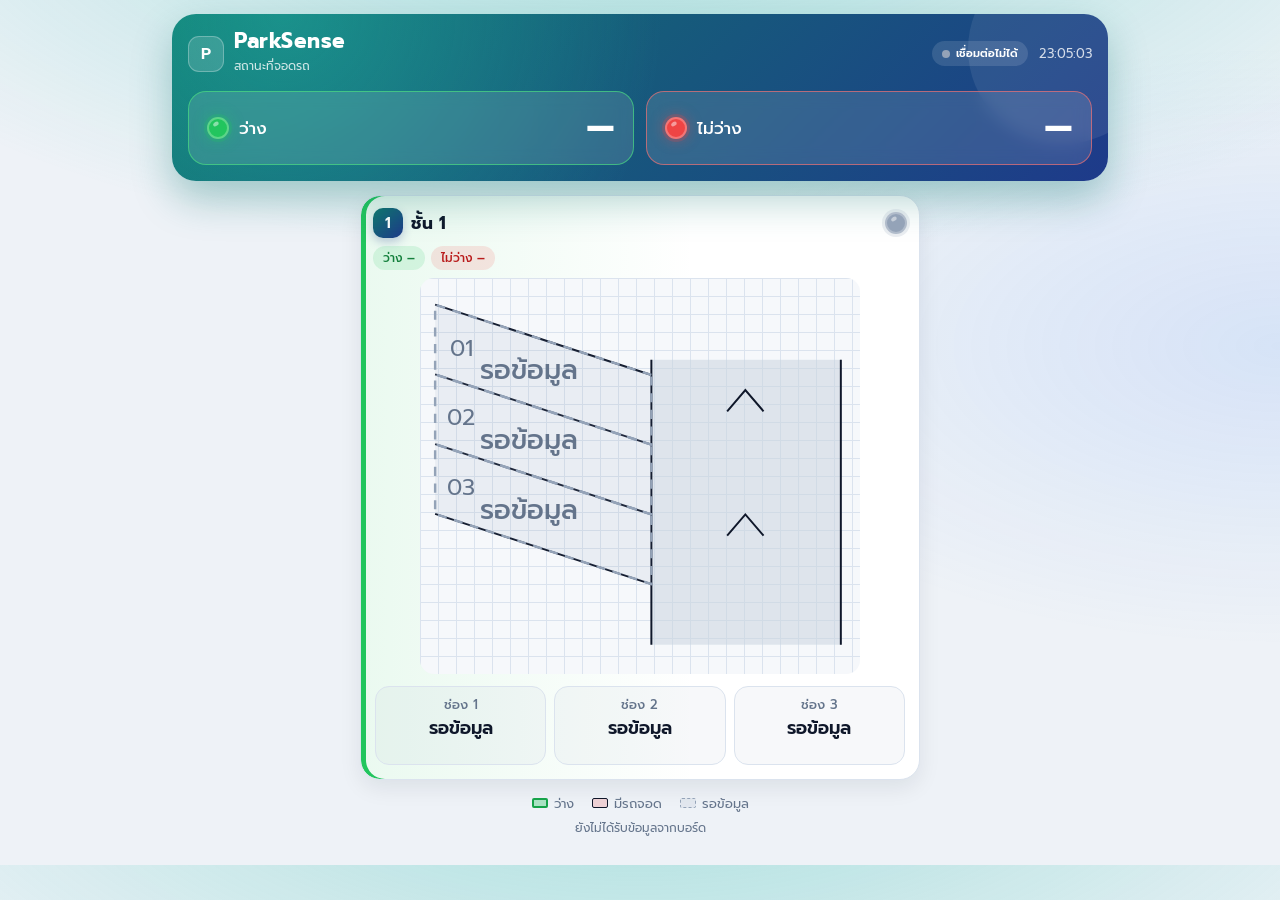
<file: index.html>
<!DOCTYPE html>
<html lang="th">
<head>
    <meta charset="utf-8">
    <meta name="viewport" content="width=device-width, initial-scale=1, viewport-fit=cover">
    <title>ParkSense – สถานะที่จอดรถ ชั้น 1</title>
    <link href="https://fonts.googleapis.com/css2?family=Prompt:wght@400;500;600&display=swap" rel="stylesheet">
    <link rel="stylesheet" href="style.css">
</head>
<body>
    <div class="wrap">

        <!-- ส่วนหัว: ชื่อระบบ สถานะการเชื่อมต่อ และจำนวนช่องว่าง/ไม่ว่าง -->
        <div class="hero">
            <header>
                <div class="lg">
                    <i>P</i>
                    <div>
                        <b>ParkSense</b>
                        <small>สถานะที่จอดรถ</small>
                    </div>
                </div>
                <div class="rt">
                    <span class="live off" id="live"><b></b><span id="lt">รอข้อมูลจากบอร์ด</span></span>
                    <span id="clk"></span>
                </div>
            </header>
            <div class="sum">
                <div class="c g">
                    <span class="lamp g"></span>
                    <span>ว่าง</span>
                    <b id="nfree">–</b>
                </div>
                <div class="c r">
                    <span class="lamp r"></span>
                    <span>ไม่ว่าง</span>
                    <b id="nocc">–</b>
                </div>
            </div>
        </div>

        <!-- การ์ดชั้น 1: ผังช่องจอด 3 ช่อง (app.js วาดลงในกล่อง #pv และ #slots) -->
        <div class="grid">
            <div class="fc" id="fc">
                <div class="hd">
                    <span class="fn">1</span>
                    <b>ชั้น 1</b>
                    <span class="lamp n" id="lp"></span>
                    <div class="pls">
                        <span class="pill g">ว่าง <em id="a">–</em></span>
                        <span class="pill r">ไม่ว่าง <em id="b">–</em></span>
                    </div>
                </div>
                <div class="pv" id="pv"></div>
                <div class="slots" id="slots"></div>
            </div>
        </div>

        <!-- คำอธิบายสี -->
        <div class="lgd">
            <span><i style="background:#22c55e55;border:2px solid #16a34a"></i>ว่าง</span>
            <span><i style="background:#ef444430;border:1px solid var(--tx)"></i>มีรถจอด</span>
            <span><i style="background:#94a3b822;border:1px dashed #94a3b8"></i>รอข้อมูล</span>
        </div>
        <p class="upd" id="upd">ยังไม่ได้รับข้อมูลจากบอร์ด</p>
    </div>

    <script src="app.js"></script>
</body>
</html>
</file>
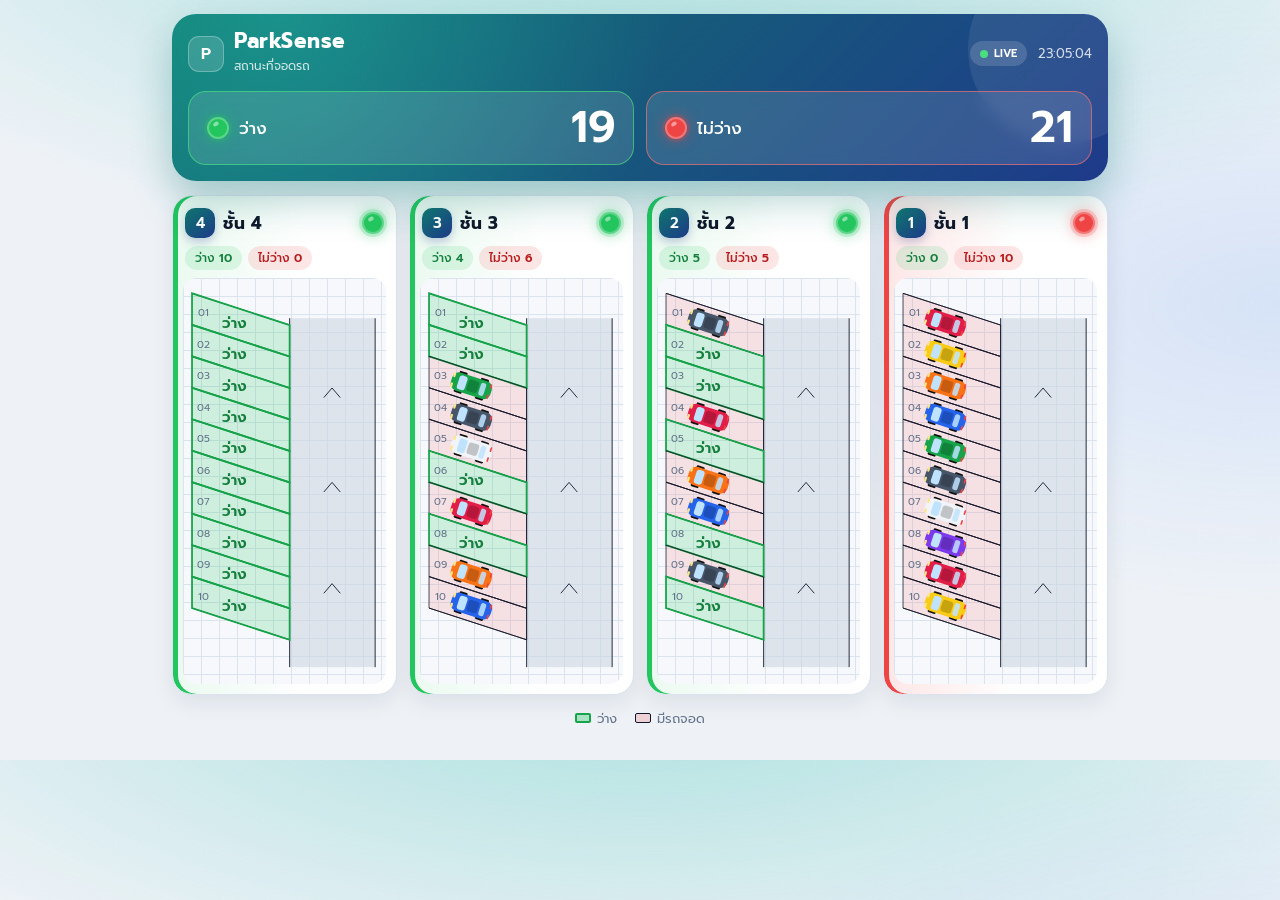
<file: parksense-project/index.html>
<!DOCTYPE html>
<html lang="th">
<head>
    <meta charset="utf-8">
    <meta name="viewport" content="width=device-width, initial-scale=1, viewport-fit=cover">
    <title>ParkSense – สถานะที่จอดรถ</title>
    <link href="https://fonts.googleapis.com/css2?family=Prompt:wght@400;500;600&display=swap" rel="stylesheet">
    <link rel="stylesheet" href="style.css">
</head>
<body>
    <div class="wrap">
        <div class="hero">
            <header>
                <div class="lg">
                    <i>P</i>
                    <div>
                        <b>ParkSense</b>
                        <small>สถานะที่จอดรถ</small>
                    </div>
                </div>
                <div class="rt">
                    <span class="live"><b></b>LIVE</span>
                    <span id="clk"></span>
                </div>
            </header>
            <div class="sum">
                <div class="c g">
                    <span class="lamp g"></span>
                    <span>ว่าง</span>
                    <b id="nfree">0</b>
                </div>
                <div class="c r">
                    <span class="lamp r"></span>
                    <span>ไม่ว่าง</span>
                    <b id="nocc">0</b>
                </div>
            </div>
        </div>

        <div class="grid" id="grid"></div>

        <div class="lgd">
            <span><i style="background:#22c55e55;border:2px solid #16a34a"></i>ว่าง</span>
            <span><i style="background:#ef444430;border:1px solid var(--tx)"></i>มีรถจอด</span>
        </div>
    </div>

    <script src="app.js"></script>
</body>
</html>
</file>
<file: style.css>
/* =====================================================
   ParkSense - style.css
   หน้าตาของเว็บ (สี ขนาด เงา) ใช้คู่กับ index.html และ app.js
   เวอร์ชันนี้: ชั้น 1 ชั้นเดียว 3 ช่องจอด รับค่าจากบอร์ดจริง
   ===================================================== */
:root {
    --bg: #eef2f7;
    --card: #fff;
    --tx: #0f172a;
    --mu: #64748b;
    --bd: #dbe3ee;
    --g: #22c55e;
    --r: #ef4444;
    --road: #cbd5e1;
    --glow: .35;
    box-sizing: border-box;
    padding-top: env(safe-area-inset-top, 0px);
    padding-bottom: env(safe-area-inset-bottom, 0px);
}

@media (prefers-color-scheme: dark) {
    :root:not([data-theme="light"]) {
        --bg: #080e1a;
        --card: #111a2c;
        --tx: #e8eef8;
        --mu: #8b9bb4;
        --bd: #223049;
        --road: #1b2638;
        --glow: .6;
    }
}

:root[data-theme="dark"] {
    --bg: #080e1a;
    --card: #111a2c;
    --tx: #e8eef8;
    --mu: #8b9bb4;
    --bd: #223049;
    --road: #1b2638;
    --glow: .6;
}

* {
    box-sizing: border-box;
}

body {
    margin: 0;
    background: radial-gradient(900px 380px at 50% -120px, #14b8a655, transparent), radial-gradient(600px 300px at 100% 40%, #3b82f622, transparent), var(--bg);
    color: var(--tx);
    font-family: 'Prompt', system-ui, sans-serif;
}

.wrap {
    max-width: 960px;
    margin: 0 auto;
    padding: 14px 12px 28px;
}

header {
    display: flex;
    justify-content: space-between;
    align-items: center;
    margin-bottom: 12px;
}

.lg {
    display: flex;
    gap: 10px;
    align-items: center;
}

.lg i {
    width: 36px;
    height: 36px;
    border-radius: 11px;
    background: linear-gradient(135deg, #0f766e, #1e3a8a);
    color: #fff;
    display: grid;
    place-items: center;
    font-style: normal;
    font-weight: 600;
    box-shadow: 0 6px 14px #0f766e55;
}

.lg b {
    display: block;
    font-size: 18px;
    line-height: 1.1;
}

.lg small {
    color: var(--mu);
    font-size: 12px;
}

.rt {
    font-size: 13px;
    color: var(--mu);
}

.live {
    display: inline-flex;
    align-items: center;
    gap: 6px;
    font-size: 11px;
    font-weight: 600;
    padding: 4px 10px;
    border-radius: 99px;
    background: #ef444422;
    color: #ef4444;
    margin-right: 6px;
}

.live b {
    width: 8px;
    height: 8px;
    border-radius: 50%;
    background: #ef4444;
    animation: pl 1.2s infinite;
}

@keyframes pl {
    50% {
        opacity: .25;
        transform: scale(1.6);
    }
}

.sum {
    display: grid;
    grid-template-columns: 1fr 1fr;
    gap: 12px;
    margin-bottom: 12px;
}

.sum .c {
    border-radius: 18px;
    padding: 14px 18px;
    color: #fff;
    display: flex;
    justify-content: space-between;
    align-items: center;
    box-shadow: 0 10px 24px #0002;
}

.sum .c.g {
    background: linear-gradient(135deg, #16a34a, #15803d);
}

.sum .c.r {
    background: linear-gradient(135deg, #ef4444, #b91c1c);
}

.sum b {
    font-size: 44px;
    font-weight: 600;
    line-height: 1;
}

.sum span {
    font-size: 17px;
    font-weight: 500;
}

.grid {
    display: grid;
    grid-template-columns: 1fr 1fr;
    gap: 12px;
}

.fc {
    background: var(--card);
    border: 1px solid var(--bd);
    border-radius: 20px;
    padding: 12px 10px 10px;
    box-shadow: inset 5px 0 0 var(--g), 0 8px 22px #0f172a14;
    background-image: linear-gradient(90deg, #22c55e18, transparent 60%);
}

.fc.full {
    box-shadow: inset 5px 0 0 var(--r), 0 8px 22px #0f172a14;
    background-image: linear-gradient(90deg, #ef444422, transparent 60%);
}

.hd {
    display: flex;
    align-items: center;
    gap: 8px;
    margin: 0 2px 8px;
    flex-wrap: wrap;
}

.hd b {
    font-size: 17px;
}

.hd small {
    color: var(--mu);
    font-size: 12px;
    width: 100%;
    padding-left: 34px;
    margin-top: -6px;
}

.hd small em {
    font-style: normal;
    font-weight: 600;
}

.lamp {
    position: relative;
    width: 26px;
    height: 26px;
    border-radius: 50%;
    flex: none;
    border: 2px solid #fff4;
    transition: .3s;
}

.lamp::after {
    content: '';
    position: absolute;
    top: 16%;
    left: 20%;
    width: 32%;
    height: 24%;
    border-radius: 50%;
    background: #fff7;
    transform: rotate(-30deg);
}

.lamp.g {
    background: var(--g);
    box-shadow: 0 0 0 3px #22c55e33, 0 0 14px 2px rgba(34, 197, 94, var(--glow));
}

.lamp.r {
    background: var(--r);
    box-shadow: 0 0 0 3px #ef444433, 0 0 14px 2px rgba(239, 68, 68, var(--glow));
    animation: pulse 1.4s infinite;
}

@keyframes pulse {
    50% {
        filter: brightness(1.3);
    }
}

.plan {
    display: block;
    width: 100%;
    margin: 0 auto;
    font-family: inherit;
}

.plan .ln {
    stroke: var(--tx);
    stroke-width: 1.3;
    fill: none;
}

.plan .bf {
    fill: #22c55e30;
    stroke: #16a34a;
    stroke-width: 2.6;
}

.plan .bo {
    fill: #ef444420;
    stroke: var(--tx);
    stroke-width: 1.1;
}

.plan .bf.fl2 {
    animation: bfl 1.4s;
}

@keyframes bfl {
    0% {
        fill: #22c55eee;
    }
    100% {
        fill: #22c55e30;
    }
}

.plan text {
    fill: var(--tx);
}

.plan .mu {
    fill: var(--mu);
}

.plan .ok {
    fill: #15803d;
    font-weight: 600;
}

@media (prefers-color-scheme: dark) {
    .plan .ok {
        fill: #4ade80;
    }
}

.lgd {
    display: flex;
    gap: 18px;
    justify-content: center;
    font-size: 13px;
    color: var(--mu);
    margin: 14px 0 4px;
}

.lgd i {
    display: inline-block;
    width: 16px;
    height: 10px;
    border-radius: 2px;
    margin-right: 6px;
    vertical-align: 0;
}

.hero {
    border-radius: 24px;
    padding: 16px;
    margin-bottom: 14px;
    color: #fff;
    background: radial-gradient(circle at 12% 0%, #2dd4bf55, transparent 45%), linear-gradient(135deg, #0f766e, #1e3a8a);
    box-shadow: 0 18px 40px #0f766e55;
    position: relative;
    overflow: hidden;
}

.hero::before {
    content: '';
    position: absolute;
    right: -50px;
    top: -60px;
    width: 190px;
    height: 190px;
    border-radius: 50%;
    background: #ffffff14;
}

.hero > * {
    position: relative;
}

.hero header {
    margin-bottom: 14px;
}

.hero .lg i {
    background: #ffffff26;
    box-shadow: none;
    border: 1px solid #fff4;
}

.hero .lg b {
    font-size: 21px;
    letter-spacing: .5px;
}

.hero .lg small, .hero .rt {
    color: #ffffffcc;
}

.hero .live {
    background: #ffffff26;
    color: #fff;
}

.hero .live b {
    background: #4ade80;
}

.hero .sum {
    margin: 0;
}

.sum .c {
    background: #ffffff1f !important;
    border: 1px solid #ffffff40;
    backdrop-filter: blur(8px);
    -webkit-backdrop-filter: blur(8px);
    box-shadow: none;
    gap: 10px;
}

.sum .c .lamp {
    width: 22px;
    height: 22px;
}

.sum .c b {
    margin-left: auto;
}

.sum .c.g {
    border-color: #4ade80aa;
}

.sum .c.r {
    border-color: #f87171aa;
}

.fn {
    width: 30px;
    height: 30px;
    border-radius: 10px;
    background: linear-gradient(135deg, #0f766e, #1e3a8a);
    color: #fff;
    display: grid;
    place-items: center;
    font-weight: 600;
    font-size: 15px;
    box-shadow: 0 4px 10px #1e3a8a40;
}

.hd .lamp {
    margin-left: auto;
    width: 22px;
    height: 22px;
}

.pls {
    width: 100%;
    display: flex;
    gap: 6px;
}

.pill {
    font-size: 12px;
    font-weight: 500;
    padding: 3px 10px;
    border-radius: 99px;
}

.pill em {
    font-style: normal;
    font-weight: 600;
}

.pill.g {
    background: #22c55e22;
    color: #15803d;
}

.pill.r {
    background: #ef444422;
    color: #b91c1c;
}

@media (prefers-color-scheme: dark) {
    .pill.g {
        color: #4ade80;
    }
    .pill.r {
        color: #f87171;
    }
}

.pv {
    border-radius: 14px;
    padding: 6px 4px;
    background-color: color-mix(in srgb, var(--bg) 55%, var(--card));
    background-image: linear-gradient(var(--bd) 1px, transparent 1px), linear-gradient(90deg, var(--bd) 1px, transparent 1px);
    background-size: 18px 18px;
}

@media (max-width: 520px) {
    .sum b {
        font-size: 38px;
    }
    .sum span {
        font-size: 15px;
    }
}

/* ---------- ส่วนที่เพิ่มสำหรับเวอร์ชัน 1 ชั้น / รับค่าจากบอร์ดจริง ---------- */

/* ชั้นเดียว: แสดงการ์ดเดียวกึ่งกลางหน้า */
.grid {
    display: block;
    max-width: 560px;
    margin: 0 auto;
}

/* ป้าย LIVE: สีเทาเมื่อยังไม่ได้รับข้อมูลจากบอร์ด (คลาส off) */
.hero .live.off {
    background: #ffffff1f;
}

.hero .live.off b {
    background: #94a3b8;
    animation: none;
}

/* ไฟสถานะสีเทา = ยังไม่มีข้อมูล */
.lamp.n {
    background: #94a3b8;
    box-shadow: 0 0 0 3px #94a3b833;
}

/* ช่องที่ยังไม่รู้สถานะ (รอข้อมูลจากเซนเซอร์) */
.plan .bu {
    fill: #94a3b822;
    stroke: #94a3b8;
    stroke-width: 1.6;
    stroke-dasharray: 6 5;
}

.plan .wait {
    fill: var(--mu);
    font-weight: 500;
}

/* ช่องที่เพิ่งเปลี่ยนสถานะจะกะพริบเบาๆ */
.plan .fl2 {
    animation: chg 1.4s;
}

@keyframes chg {
    0% {
        opacity: .15;
    }
    100% {
        opacity: 1;
    }
}

/* ผังช่องจอดอยู่กึ่งกลางการ์ด */
.pv {
    max-width: 440px;
    margin: 0 auto;
}

/* รายการสถานะแต่ละช่อง ใต้ผัง */
.slots {
    display: grid;
    grid-template-columns: repeat(3, 1fr);
    gap: 8px;
    margin: 12px 4px 4px;
}

.sl {
    border-radius: 14px;
    padding: 8px 4px;
    text-align: center;
    border: 1px solid var(--bd);
    background: #94a3b814;
}

.sl b {
    display: block;
    font-size: 13px;
    color: var(--mu);
    font-weight: 500;
}

.sl span {
    display: block;
    font-size: 18px;
    font-weight: 600;
}

.sl small {
    display: block;
    font-size: 11px;
    color: var(--mu);
    min-height: 14px;
}

.sl.f {
    background: #22c55e22;
    border-color: #16a34a;
}

.sl.f span {
    color: #15803d;
}

.sl.o {
    background: #ef444422;
    border-color: #ef4444;
}

.sl.o span {
    color: #b91c1c;
}

@media (prefers-color-scheme: dark) {
    .sl.f span {
        color: #4ade80;
    }
    .sl.o span {
        color: #f87171;
    }
}

.upd {
    text-align: center;
    color: var(--mu);
    font-size: 12px;
    margin: 6px 0 0;
}
</file>
<file: parksense-project/style.css>
:root {
    --bg: #eef2f7;
    --card: #fff;
    --tx: #0f172a;
    --mu: #64748b;
    --bd: #dbe3ee;
    --g: #22c55e;
    --r: #ef4444;
    --road: #cbd5e1;
    --glow: .35;
    box-sizing: border-box;
    padding-top: env(safe-area-inset-top, 0px);
    padding-bottom: env(safe-area-inset-bottom, 0px);
}

@media (prefers-color-scheme: dark) {
    :root:not([data-theme="light"]) {
        --bg: #080e1a;
        --card: #111a2c;
        --tx: #e8eef8;
        --mu: #8b9bb4;
        --bd: #223049;
        --road: #1b2638;
        --glow: .6;
    }
}

:root[data-theme="dark"] {
    --bg: #080e1a;
    --card: #111a2c;
    --tx: #e8eef8;
    --mu: #8b9bb4;
    --bd: #223049;
    --road: #1b2638;
    --glow: .6;
}

* {
    box-sizing: border-box;
}

body {
    margin: 0;
    background: radial-gradient(900px 380px at 50% -120px, #14b8a655, transparent), radial-gradient(600px 300px at 100% 40%, #3b82f622, transparent), var(--bg);
    color: var(--tx);
    font-family: 'Prompt', system-ui, sans-serif;
}

.wrap {
    max-width: 960px;
    margin: 0 auto;
    padding: 14px 12px 28px;
}

header {
    display: flex;
    justify-content: space-between;
    align-items: center;
    margin-bottom: 12px;
}

.lg {
    display: flex;
    gap: 10px;
    align-items: center;
}

.lg i {
    width: 36px;
    height: 36px;
    border-radius: 11px;
    background: linear-gradient(135deg, #0f766e, #1e3a8a);
    color: #fff;
    display: grid;
    place-items: center;
    font-style: normal;
    font-weight: 600;
    box-shadow: 0 6px 14px #0f766e55;
}

.lg b {
    display: block;
    font-size: 18px;
    line-height: 1.1;
}

.lg small {
    color: var(--mu);
    font-size: 12px;
}

.rt {
    font-size: 13px;
    color: var(--mu);
}

.live {
    display: inline-flex;
    align-items: center;
    gap: 6px;
    font-size: 11px;
    font-weight: 600;
    padding: 4px 10px;
    border-radius: 99px;
    background: #ef444422;
    color: #ef4444;
    margin-right: 6px;
}

.live b {
    width: 8px;
    height: 8px;
    border-radius: 50%;
    background: #ef4444;
    animation: pl 1.2s infinite;
}

@keyframes pl {
    50% {
        opacity: .25;
        transform: scale(1.6);
    }
}

.sum {
    display: grid;
    grid-template-columns: 1fr 1fr;
    gap: 12px;
    margin-bottom: 12px;
}

.sum .c {
    border-radius: 18px;
    padding: 14px 18px;
    color: #fff;
    display: flex;
    justify-content: space-between;
    align-items: center;
    box-shadow: 0 10px 24px #0002;
}

.sum .c.g {
    background: linear-gradient(135deg, #16a34a, #15803d);
}

.sum .c.r {
    background: linear-gradient(135deg, #ef4444, #b91c1c);
}

.sum b {
    font-size: 44px;
    font-weight: 600;
    line-height: 1;
}

.sum span {
    font-size: 17px;
    font-weight: 500;
}

.grid {
    display: grid;
    grid-template-columns: 1fr 1fr;
    gap: 12px;
}

.fc {
    background: var(--card);
    border: 1px solid var(--bd);
    border-radius: 20px;
    padding: 12px 10px 10px;
    box-shadow: inset 5px 0 0 var(--g), 0 8px 22px #0f172a14;
    background-image: linear-gradient(90deg, #22c55e18, transparent 60%);
}

.fc.full {
    box-shadow: inset 5px 0 0 var(--r), 0 8px 22px #0f172a14;
    background-image: linear-gradient(90deg, #ef444422, transparent 60%);
}

.hd {
    display: flex;
    align-items: center;
    gap: 8px;
    margin: 0 2px 8px;
    flex-wrap: wrap;
}

.hd b {
    font-size: 17px;
}

.hd small {
    color: var(--mu);
    font-size: 12px;
    width: 100%;
    padding-left: 34px;
    margin-top: -6px;
}

.hd small em {
    font-style: normal;
    font-weight: 600;
}

.lamp {
    position: relative;
    width: 26px;
    height: 26px;
    border-radius: 50%;
    flex: none;
    border: 2px solid #fff4;
    transition: .3s;
}

.lamp::after {
    content: '';
    position: absolute;
    top: 16%;
    left: 20%;
    width: 32%;
    height: 24%;
    border-radius: 50%;
    background: #fff7;
    transform: rotate(-30deg);
}

.lamp.g {
    background: var(--g);
    box-shadow: 0 0 0 3px #22c55e33, 0 0 14px 2px rgba(34, 197, 94, var(--glow));
}

.lamp.r {
    background: var(--r);
    box-shadow: 0 0 0 3px #ef444433, 0 0 14px 2px rgba(239, 68, 68, var(--glow));
    animation: pulse 1.4s infinite;
}

@keyframes pulse {
    50% {
        filter: brightness(1.3);
    }
}

.plan {
    display: block;
    width: 100%;
    margin: 0 auto;
    font-family: inherit;
}

.plan .ln {
    stroke: var(--tx);
    stroke-width: 1.3;
    fill: none;
}

.plan .bf {
    fill: #22c55e30;
    stroke: #16a34a;
    stroke-width: 2.6;
}

.plan .bo {
    fill: #ef444420;
    stroke: var(--tx);
    stroke-width: 1.1;
}

.plan .bf.fl2 {
    animation: bfl 1.4s;
}

@keyframes bfl {
    0% {
        fill: #22c55eee;
    }
    100% {
        fill: #22c55e30;
    }
}

.plan text {
    fill: var(--tx);
}

.plan .mu {
    fill: var(--mu);
}

.plan .ok {
    fill: #15803d;
    font-weight: 600;
}

@media (prefers-color-scheme: dark) {
    .plan .ok {
        fill: #4ade80;
    }
}

.lgd {
    display: flex;
    gap: 18px;
    justify-content: center;
    font-size: 13px;
    color: var(--mu);
    margin: 14px 0 4px;
}

.lgd i {
    display: inline-block;
    width: 16px;
    height: 10px;
    border-radius: 2px;
    margin-right: 6px;
    vertical-align: 0;
}

.rd {
    display: grid;
    grid-template-columns: 1fr 1fr;
    gap: 10px;
    margin-top: 12px;
}

.lane {
    position: relative;
    overflow: hidden;
    height: 64px;
    border-radius: 14px;
    background: linear-gradient(#475569, #334155);
    border: 1px solid #334155;
    box-shadow: inset 0 3px 8px #0005;
}

.lane::before {
    content: '';
    position: absolute;
    left: 0;
    right: 0;
    top: 55%;
    border-top: 3px dashed #ffffff77;
}

.lane em {
    position: absolute;
    left: 10px;
    top: 6px;
    font-style: normal;
    font-size: 12px;
    color: #e2e8f0;
    font-weight: 500;
    z-index: 1;
}

.lane u {
    position: absolute;
    top: 6px;
    left: -12%;
    width: 26px;
    height: 52px;
    opacity: 0;
    z-index: 1;
    font-size: 0;
    text-decoration: none;
}

.lane u svg {
    width: 26px;
    height: 52px;
    display: block;
}

.lane u.in svg {
    transform: rotate(90deg);
}

.lane u.out svg {
    transform: rotate(-90deg);
}

.lane u.in.go {
    animation: drive 2.2s linear;
}

.lane u.out.go {
    animation: back 2.2s linear;
}

@keyframes drive {
    0% { left: -12%; opacity: 0; }
    12% { opacity: 1; }
    88% { opacity: 1; }
    100% { left: 104%; opacity: 0; }
}

@keyframes back {
    0% { left: 104%; opacity: 0; }
    12% { opacity: 1; }
    88% { opacity: 1; }
    100% { left: -12%; opacity: 0; }
}

.hero {
    border-radius: 24px;
    padding: 16px;
    margin-bottom: 14px;
    color: #fff;
    background: radial-gradient(circle at 12% 0%, #2dd4bf55, transparent 45%), linear-gradient(135deg, #0f766e, #1e3a8a);
    box-shadow: 0 18px 40px #0f766e55;
    position: relative;
    overflow: hidden;
}

.hero::before {
    content: '';
    position: absolute;
    right: -50px;
    top: -60px;
    width: 190px;
    height: 190px;
    border-radius: 50%;
    background: #ffffff14;
}

.hero > * {
    position: relative;
}

.hero header {
    margin-bottom: 14px;
}

.hero .lg i {
    background: #ffffff26;
    box-shadow: none;
    border: 1px solid #fff4;
}

.hero .lg b {
    font-size: 21px;
    letter-spacing: .5px;
}

.hero .lg small, .hero .rt {
    color: #ffffffcc;
}

.hero .live {
    background: #ffffff26;
    color: #fff;
}

.hero .live b {
    background: #4ade80;
}

.hero .sum {
    margin: 0;
}

.sum .c {
    background: #ffffff1f !important;
    border: 1px solid #ffffff40;
    backdrop-filter: blur(8px);
    -webkit-backdrop-filter: blur(8px);
    box-shadow: none;
    gap: 10px;
}

.sum .c .lamp {
    width: 22px;
    height: 22px;
}

.sum .c b {
    margin-left: auto;
}

.sum .c.g {
    border-color: #4ade80aa;
}

.sum .c.r {
    border-color: #f87171aa;
}

.fn {
    width: 30px;
    height: 30px;
    border-radius: 10px;
    background: linear-gradient(135deg, #0f766e, #1e3a8a);
    color: #fff;
    display: grid;
    place-items: center;
    font-weight: 600;
    font-size: 15px;
    box-shadow: 0 4px 10px #1e3a8a40;
}

.hd .lamp {
    margin-left: auto;
    width: 22px;
    height: 22px;
}

.pls {
    width: 100%;
    display: flex;
    gap: 6px;
}

.pill {
    font-size: 12px;
    font-weight: 500;
    padding: 3px 10px;
    border-radius: 99px;
}

.pill em {
    font-style: normal;
    font-weight: 600;
}

.pill.g {
    background: #22c55e22;
    color: #15803d;
}

.pill.r {
    background: #ef444422;
    color: #b91c1c;
}

@media (prefers-color-scheme: dark) {
    .pill.g {
        color: #4ade80;
    }
    .pill.r {
        color: #f87171;
    }
}

.pv {
    border-radius: 14px;
    padding: 6px 4px;
    background-color: color-mix(in srgb, var(--bg) 55%, var(--card));
    background-image: linear-gradient(var(--bd) 1px, transparent 1px), linear-gradient(90deg, var(--bd) 1px, transparent 1px);
    background-size: 18px 18px;
}

.sec {
    font-weight: 600;
    font-size: 14px;
    color: var(--mu);
    margin: 18px 4px 8px;
}

@media (min-width: 760px) {
    .grid {
        grid-template-columns: repeat(4, 1fr);
    }
}

@media (max-width: 520px) {
    .sum b {
        font-size: 38px;
    }
    .sum span {
        font-size: 15px;
    }
}
</file>
